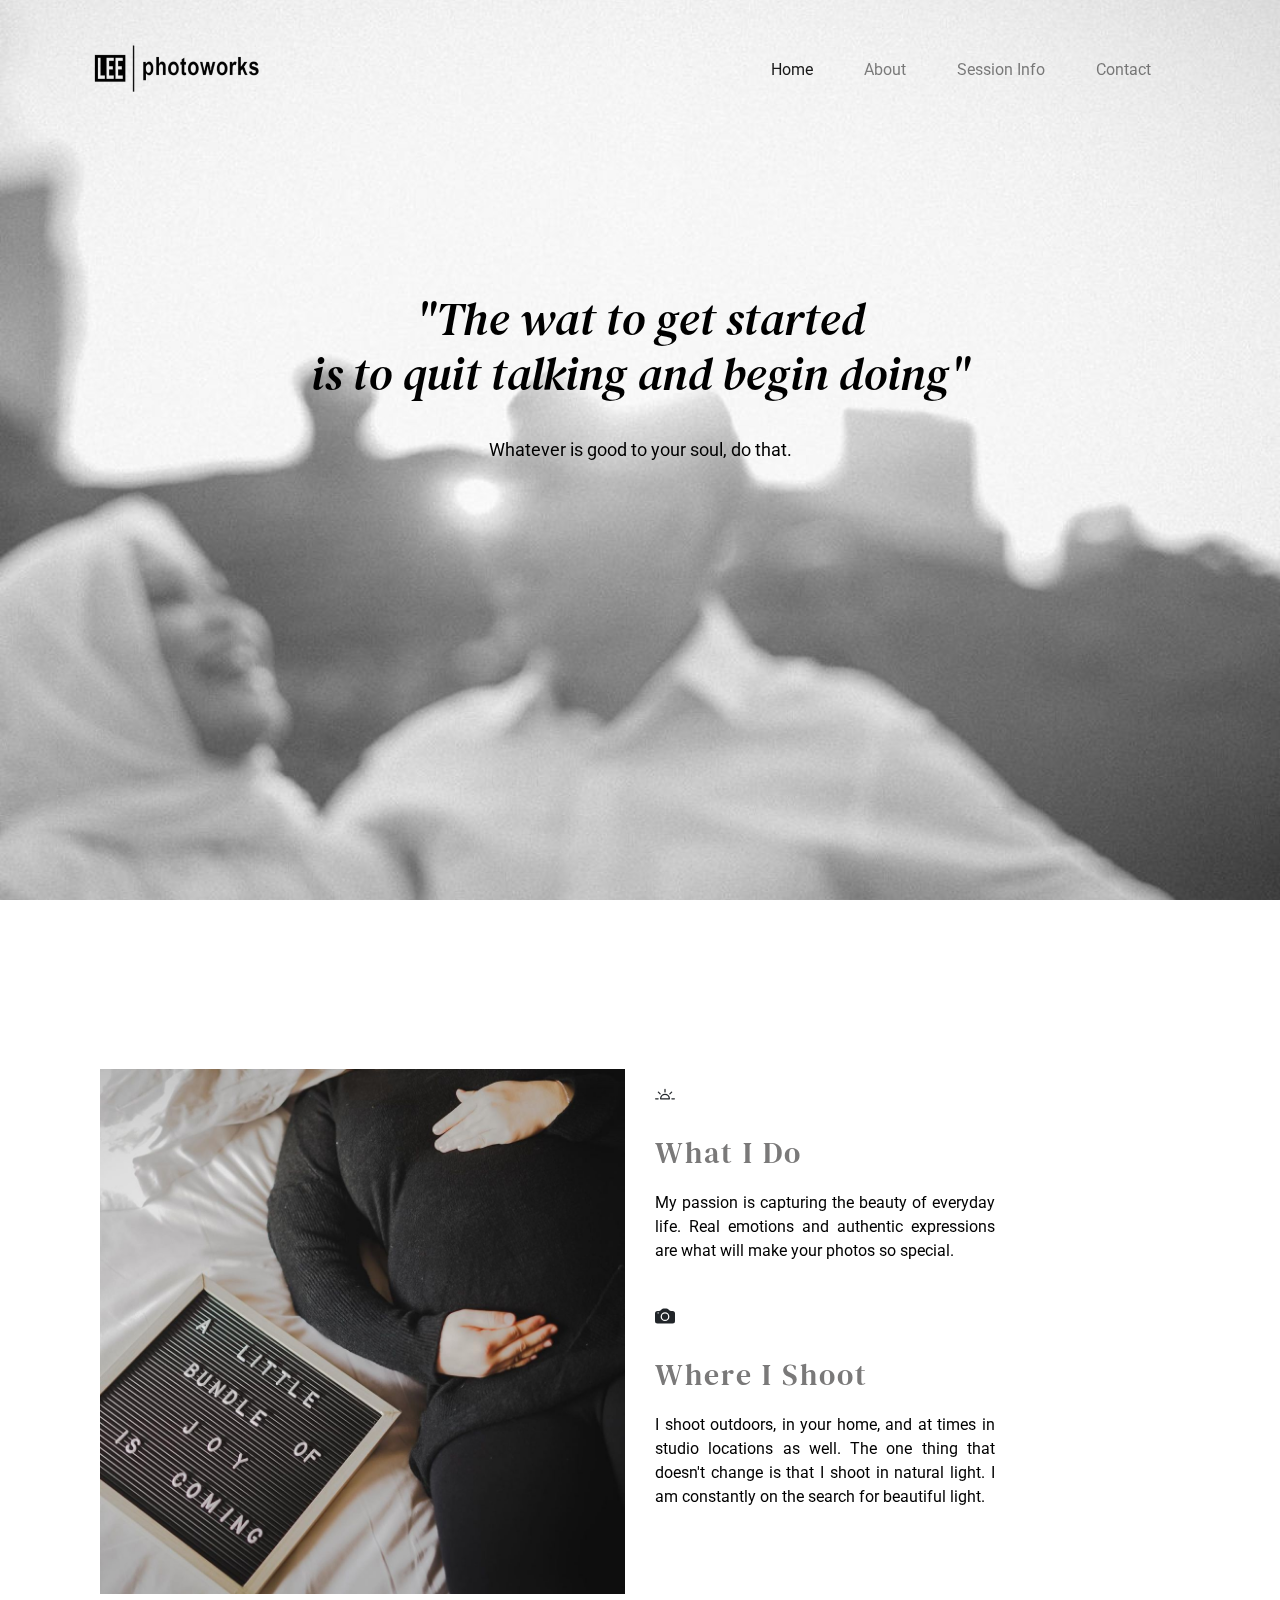
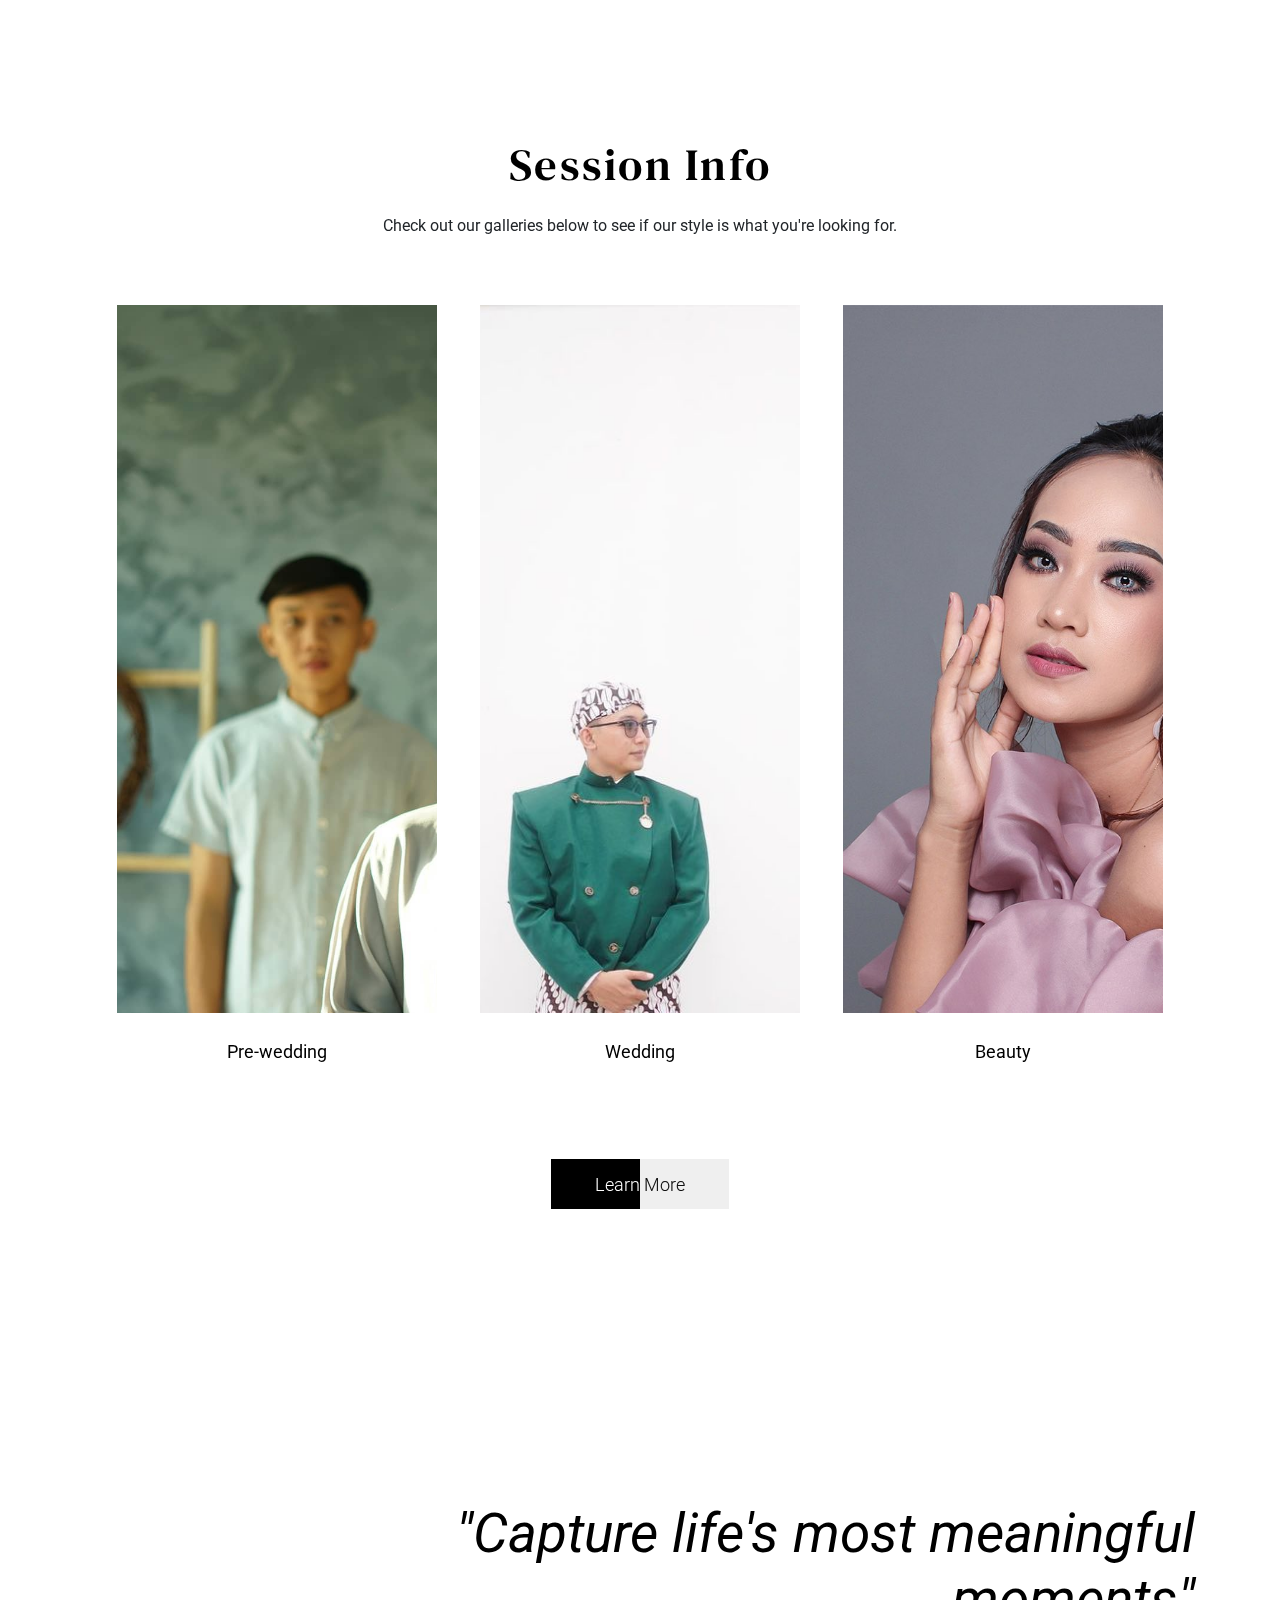
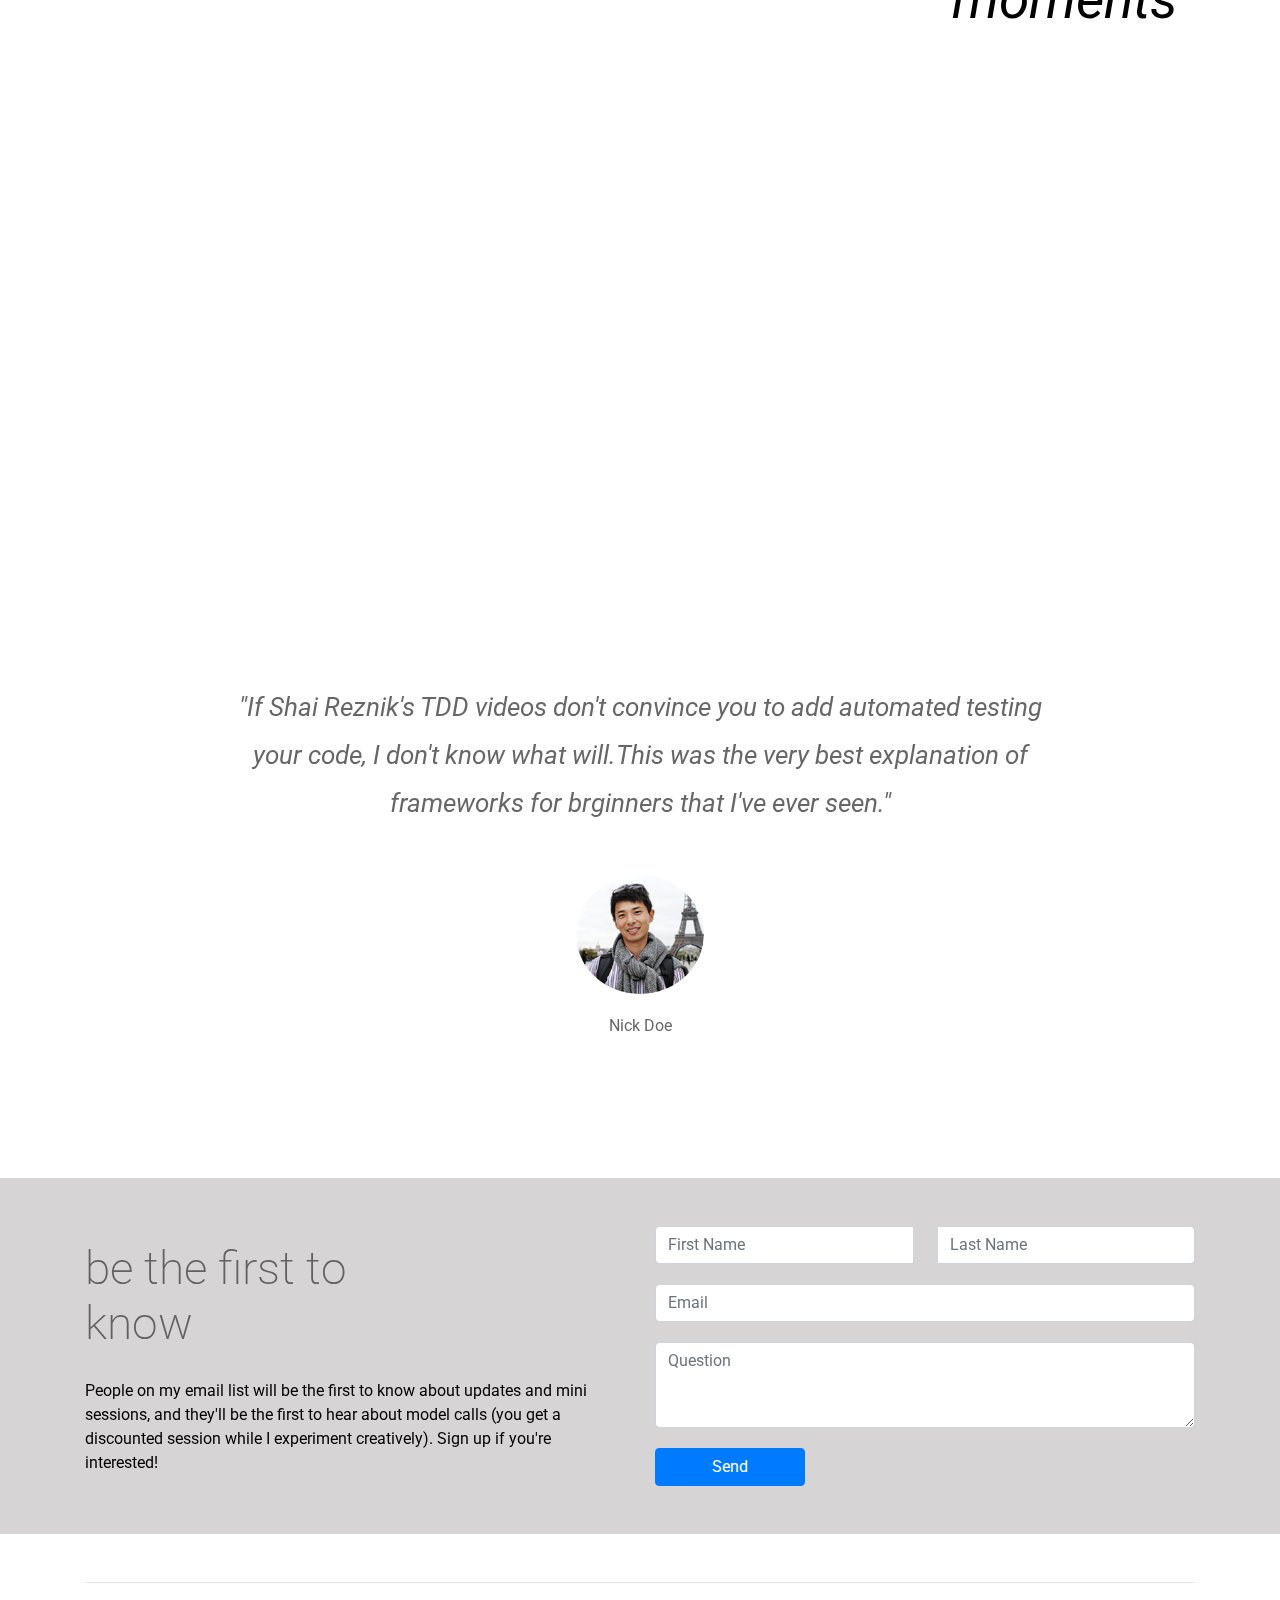
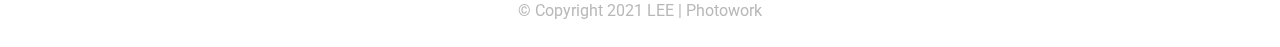
<file: index.html>
<!DOCTYPE html>
<html lang="en">

<head>
    <meta charset="UTF-8" />
    <meta http-equiv="X-UA-Compatible" content="IE=edge" />
    <meta name="viewport" content="width=device-width, initial-scale=1.0" />
    <title>Lee Photowork</title>
    <link rel="stylesheet" href="libraries/bootstrap/css/bootstrap.min.css" />
    <link
        href="https://fonts.googleapis.com/css2?family=DM+Serif+Text&family=Roboto:wght@100;300;400;500;700;900&display=swap"
        rel="stylesheet" />
    <link rel="stylesheet" href="styles/main.css" />
</head>

<body>
    <header id="header" class="d-none d-sm-block">
        <!-- Navbar -->
        <nav class="navbar container navbar-expand-lg navbar-light">
            <a class="navbar-brand" href="#1">
                <img src="images/S__13467801-removebg-preview 1.png" alt="logo" />
            </a>
            <button class="navbar-toggler" type="button" data-toggle="collapse" data-target="#navbarNav"
                aria-controls="navbarNav " aria-expanded="true" aria-label="Toggle navigation">
                <span class="navbar-toggler-icon"></span>
            </button>
            <div class="collapse navbar-collapse" id="navbarNav">
                <ul class="navbar-nav ml-auto">
                    <li class="nav-item">
                        <a class="nav-link active" href="index.html">Home <span class="sr-only">(current)</span></a>
                    </li>
                    <li class="nav-item">
                        <a class="nav-link" href="about.html">About</a>
                    </li>
                    <li class="nav-item">
                        <a class="nav-link" href="session.html">Session Info</a>
                    </li>
                    <li class="nav-item">
                        <a class="nav-link" href="kontak.html">Contact</a>
                    </li>
                </ul>
            </div>
        </nav>
        <div class="container text-center kata" id="1">
            <h1>
                "The wat to get started <br />
                is to quit talking and begin doing"
            </h1>
            <p>Whatever is good to your soul, do that.</p>
        </div>
        <!-- Navbar -->
    </header>

    <!-- Mobile -->
    <header class="d-none d-block d-sm-none">
        <!-- Navbar -->
        <nav class="navbar container navbar-expand-lg navbar-light">
            <a class="navbar-brand" href="#1">
                <img src="images/S__13467801-removebg-preview 1.png" alt="logo" />
            </a>
            <button class="navbar-toggler" type="button" data-toggle="collapse" data-target="#navbarNav"
                aria-controls="navbarNav " aria-expanded="true" aria-label="Toggle navigation">
                <span class="navbar-toggler-icon"></span>
            </button>
            <div class="collapse navbar-collapse" id="navbarNav">
                <ul class="navbar-nav ml-auto">
                    <li class="nav-item">
                        <a class="nav-link active" href="index.html">Home <span class="sr-only">(current)</span></a>
                    </li>
                    <li class="nav-item">
                        <a class="nav-link" href="about.html">About</a>
                    </li>
                    <li class="nav-item">
                        <a class="nav-link" href="session.html">Session Info</a>
                    </li>
                    <li class="nav-item">
                        <a class="nav-link" href="kontak.html">Contact</a>
                    </li>
                </ul>
            </div>
        </nav>
        <div class="container text-center kata" id="1">
            <h1>
                "The wat to get started <br />
                is to quit talking and begin doing"
            </h1>
            <p>Whatever is good to your soul, do that.</p>
        </div>
        <!-- Navbar -->
    </header>
    <!-- Mobile -->



    <section class="container">
        <div>
            <div class="container text-center mt-5 mb-3">
                <div class="row">
                    <div class="col-sm-6 col-md-6 col-lg-6">
                        <img src="images/130732770_403609170785861_354084173832102926_n.jpg" alt="" class="img-fluid"
                            height="250" />
                    </div>
                    <div class="keahlian col-sm-6 col-md-6 col-lg-4 text-left">
                        <svg xmlns="http://www.w3.org/2000/svg" width="20" height="20" fill="currentColor"
                            class="bi bi-brightness-alt-high mt-3" viewBox="0 0 16 16">
                            <path
                                d="M8 3a.5.5 0 0 1 .5.5v2a.5.5 0 0 1-1 0v-2A.5.5 0 0 1 8 3zm8 8a.5.5 0 0 1-.5.5h-2a.5.5 0 0 1 0-1h2a.5.5 0 0 1 .5.5zm-13.5.5a.5.5 0 0 0 0-1h-2a.5.5 0 0 0 0 1h2zm11.157-6.157a.5.5 0 0 1 0 .707l-1.414 1.414a.5.5 0 1 1-.707-.707l1.414-1.414a.5.5 0 0 1 .707 0zm-9.9 2.121a.5.5 0 0 0 .707-.707L3.05 5.343a.5.5 0 1 0-.707.707l1.414 1.414zM8 7a4 4 0 0 0-4 4 .5.5 0 0 0 .5.5h7a.5.5 0 0 0 .5-.5 4 4 0 0 0-4-4zm0 1a3 3 0 0 1 2.959 2.5H5.04A3 3 0 0 1 8 8z" />
                        </svg>
                        <h2>What I Do </h2>
                        <p>
                            My passion is capturing the beauty of everyday life. Real
                            emotions and authentic expressions are what will make your
                            photos so special.
                        </p>
                        <br />
                        <svg xmlns="http://www.w3.org/2000/svg" width="20" height="20" fill="currentColor"
                            class="bi bi-camera-fill" viewBox="0 0 16 16">
                            <path d="M10.5 8.5a2.5 2.5 0 1 1-5 0 2.5 2.5 0 0 1 5 0z" />
                            <path
                                d="M2 4a2 2 0 0 0-2 2v6a2 2 0 0 0 2 2h12a2 2 0 0 0 2-2V6a2 2 0 0 0-2-2h-1.172a2 2 0 0 1-1.414-.586l-.828-.828A2 2 0 0 0 9.172 2H6.828a2 2 0 0 0-1.414.586l-.828.828A2 2 0 0 1 3.172 4H2zm.5 2a.5.5 0 1 1 0-1 .5.5 0 0 1 0 1zm9 2.5a3.5 3.5 0 1 1-7 0 3.5 3.5 0 0 1 7 0z" />
                        </svg>
                        <h2>Where I Shoot </h2>
                        <p>
                            I shoot outdoors, in your home, and at times in studio locations
                            as well. The one thing that doesn't change is that I shoot in
                            natural light. I am constantly on the search for beautiful
                            light.
                        </p>
                    </div>
                </div>
            </div>
        </div>
    </section>

    <section class="info text-center d-none d-sm-block">
        <h1>Session Info</h1>
        <p>Check out our galleries below
            to see if our style is what you're looking for.</p>
        <div class="container info-img">
            <div class="box d-none d-sm-block">
                <img src="images/106903466_149016713438533_8486981658731876062_n.jpg" alt="" />
                <span>Pre-wedding</span>
            </div>
            <div class="box d-none d-sm-block">
                <img src="images/130701682_3337763776332097_5475473865507849839_n.jpg" alt="" />
                <span>Wedding</span>
            </div>
            <div class="box d-none d-sm-block">
                <img src="images/102363074_119304179799732_5254408745595373563_n.jpg" alt="" />
                <span>Beauty</span>
            </div>
        </div>
        <div class="container">
            <a href="session.html">
                <button class="btn1">
                    <span class="btn-text">Learn More</span>
                </button>
            </a>
        </div>

        <!-- /.container -->
    </section>

    <!-- Mobile  -->
    <div class="container text-center d-none d-block d-sm-none info-mobile">
        <h1>Session Info</h1>
        <div class="text-center mb-3 info-mobile-img mb-5">
            <img src="images/106903466_149016713438533_8486981658731876062_n.jpg" alt="" class="img-fluid" />
            <p>Pre-wedding</p>
        </div>

        <div class="text-center mb-3 info-mobile-img mb-5">
            <img src="images/130701682_3337763776332097_5475473865507849839_n.jpg" alt="" class="img-fluid" />
            <p>Wedding</p>
        </div>

        <div class="text-center mb-3 info-mobile-img mb-5">
            <img src="images/102363074_119304179799732_5254408745595373563_n.jpg" alt="" class="img-fluid" />
            <p>Beauty</p>
        </div>
        <a href="session.html">
            <button type="button" class="btn-mobile btn-dark btn-sm text-center">Learn More</button>
        </a>

    </div>


    <section class="moment text-right  d-none d-sm-block">
        <div class="container">
            <h1>"Capture life's most meaningful <br> moments"</h1>
        </div>
    </section>

    <div class="container mt-5 mb-5">
        <div id="demo" class="carousel slide" data-ride="carousel">
            <div class="carousel-inner">
                <div class="carousel-item active">
                    <div class="carousel-caption ">
                        <p>"If Shai Reznik's TDD videos don't convince you to add automated testing your code, I don't
                            know what will.This was the very best explanation of frameworks for brginners that I've ever
                            seen." </p> <img src="images/Ellipse 9.png" alt="">
                        <div id="image-caption">Nick Doe</div>
                    </div>
                </div>
                <div class="carousel-item">
                    <div class="carousel-caption ">
                        <p>"If Shai Reznik's TDD videos don't convince you to add automated testing your code, I don't
                            know what will.This was the very best explanation of frameworks for brginners that I've ever
                            seen."</p> <img src="/images/130299488_294633208635997_1438005406249677827_n.jpg"
                            class="img-fluid" alt="">
                        <div id="image-caption">Cromption Greves</div>
                    </div>
                </div>
                <div class="carousel-item">
                    <div class="carousel-caption ">
                        <p>"If Shai Reznik's TDD videos don't convince you to add automated testing your code, I don't
                            know what will.This was the very best explanation of frameworks for brginners that I've ever
                            seen."</p> <img src="images/130478597_453324935850582_1300671260875950898_n.jpg"
                            class="img-fluid" alt="">
                        <div id="image-caption">Harry Mon</div>
                    </div>
                </div>
            </div> <a class="carousel-control-prev" href="#demo" data-slide="prev"> </a>
        </div>
    </div>

    <section>
        <div class="container-fluid send">
            <div class="container">
                <div class="row">
                    <div class="col-sm-6 col-md-6 col-lg-6 pt-5">
                        <h1>
                            be the first to <br> know
                        </h1>
                        <p>
                            People on my email list will be the first to know about updates and mini sessions, and
                            they'll be the first to hear about model calls (you get a discounted session while I
                            experiment creatively). Sign up if you're interested!
                        </p>
                    </div>
                    <div class="col-sm-6 col-md-6 col-lg-6">
                        <form>
                            <div class="input-group mt-5 mb-3 pb-1">
                                <input type="text" aria-label="First name" class="form-control mr-4"
                                    placeholder="First Name">
                                <input type="text" aria-label="Last name" class="form-control" placeholder="Last Name">
                            </div>
                            <div class="mb-3 pb-1">
                                <input type="email" class="form-control" id="exampleFormControlInput1"
                                    placeholder="Email">
                            </div>
                            <div class="mb-3 pb-1 ">
                                <textarea class="form-control" id="exampleFormControlTextarea1" rows="3"
                                    placeholder="Question"></textarea>
                            </div>
                            <button type="submit" class="btn btn-primary mb-5" style="width: 150px;">Send</button>
                        </form>
                    </div>
                </div>
            </div>
        </div>
    </section>

    <footer>
        <div class="container mt-5 mb-4">
            <hr>
            <div class="conatainer text-center" style="color: rgb(184, 184, 184);">
                © Copyright 2021 LEE | Photowork
            </div>
        </div>
    </footer>














    <!-- Script -->
    <script src="libraries/jquery/jquery-3.5.1.min.js"></script>
    <script src="libraries/bootstrap/js/bootstrap.js"></script>
    <!-- Script -->
</body>

</html>
</file>
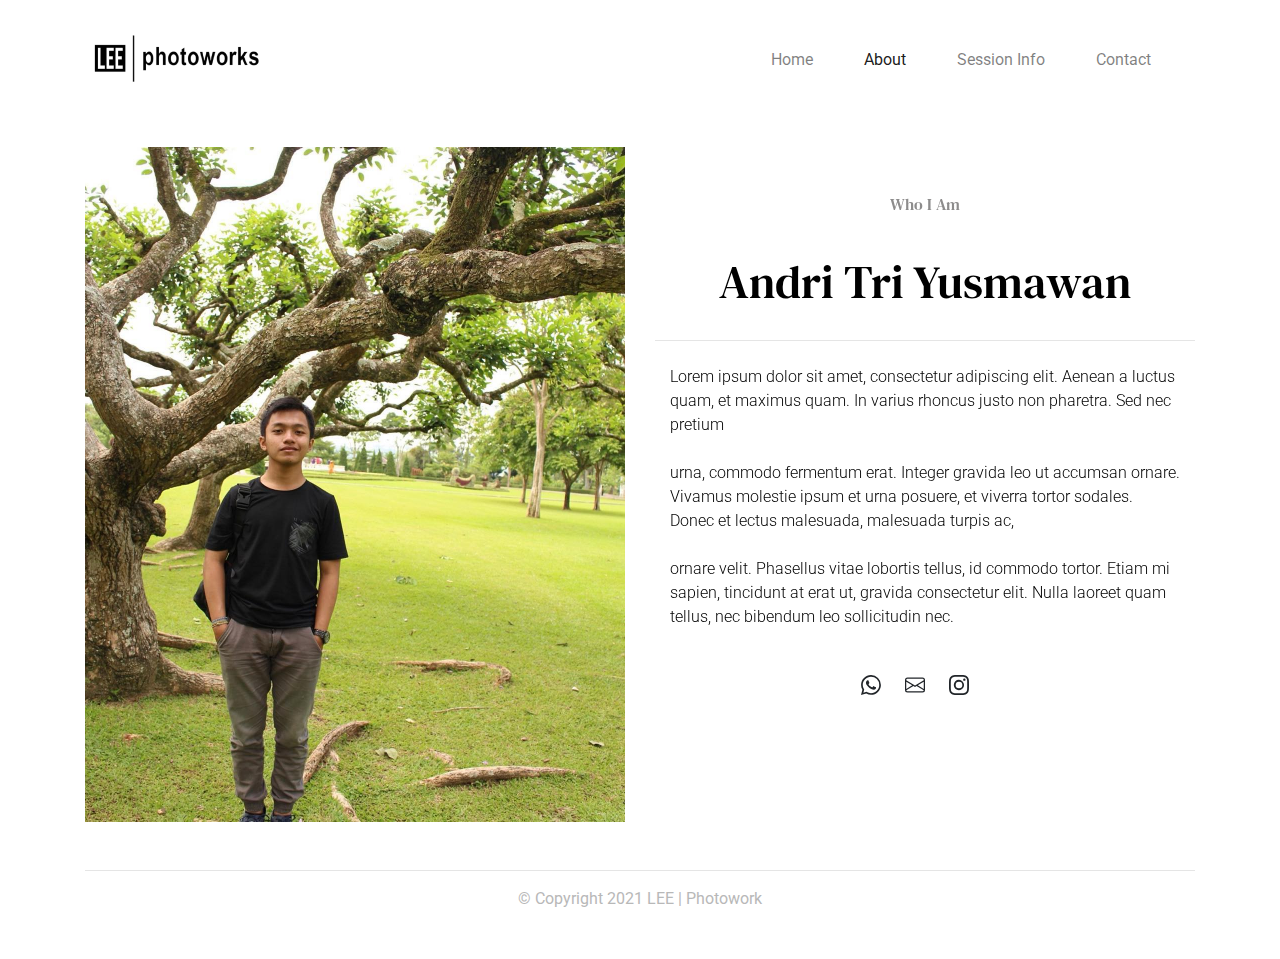
<file: about.html>
<!DOCTYPE html>
<html lang="en">

<head>
    <meta charset="UTF-8" />
    <meta http-equiv="X-UA-Compatible" content="IE=edge" />
    <meta name="viewport" content="width=device-width, initial-scale=1.0" />
    <title>About - Lee Photowork</title>
    <link rel="stylesheet" href="libraries/bootstrap/css/bootstrap.min.css" />
    <link href="https://unpkg.com/aos@2.3.1/dist/aos.css" rel="stylesheet">
    <link
        href="https://fonts.googleapis.com/css2?family=DM+Serif+Text&family=Roboto:wght@100;300;400;500;700;900&display=swap"
        rel="stylesheet" />
    <link rel="stylesheet" href="styles/main.css" />
</head>

<body>
    <nav class="navbar container navbar-expand-lg navbar-light">
        <a class="navbar-brand" href="#">
            <img src="images/S__13467801-removebg-preview 1.png" alt="logo" />
        </a>
        <button class="navbar-toggler" type="button" data-toggle="collapse" data-target="#navbarNav"
            aria-controls="navbarNav " aria-expanded="true" aria-label="Toggle navigation">
            <span class="navbar-toggler-icon"></span>
        </button>
        <div class="collapse navbar-collapse" id="navbarNav">
            <ul class="navbar-nav ml-auto">
                <li class="nav-item">
                    <a class="nav-link" href="index.html">Home <span class="sr-only">(current)</span></a>
                </li>
                <li class="nav-item">
                    <a class="nav-link active" href="about.html">About</a>
                </li>
                <li class="nav-item">
                    <a class="nav-link" href="session.html">Session Info</a>
                </li>
                <li class="nav-item">
                    <a class="nav-link" href="kontak.html">Contact</a>
                </li>
            </ul>
        </div>
    </nav>

    <section>
        <div class="container bio-about mt-5 mb-3">
            <div class="row">
                <div class="col-sm-6 col-md-6 col-lg-6" data-aos="fade-right">
                    <img src="images/12479257_1116101508430222_1054057662_n.jpg" alt="" class="img-fluid">
                </div>
                <div class=" bio-text-center text-center col-sm-6 col-md-6 col-lg-6 mt-5" data-aos="fade-right">
                    <h5>
                        Who I Am
                    </h5>
                    <h1>Andri Tri Yusmawan</h1>
                    <hr>
                    <div class="container data-about text-left mt-4">
                        <p>
                            Lorem ipsum dolor sit amet, consectetur adipiscing
                            elit. Aenean a luctus quam, et maximus quam.
                            In varius rhoncus justo non pharetra. Sed nec pretium
                            <br>
                            <br>
                            urna, commodo fermentum erat. Integer gravida leo
                            ut accumsan ornare. Vivamus molestie ipsum et
                            urna posuere, et viverra tortor sodales.
                            Donec et lectus malesuada, malesuada turpis ac,
                            <br>
                            <br>
                            ornare velit. Phasellus vitae lobortis tellus, id commodo
                            tortor. Etiam mi sapien, tincidunt at erat ut, gravida
                            consectetur elit. Nulla laoreet quam tellus, nec bibendum
                            leo sollicitudin nec.
                            <br>
                        </p>
                    </div>
                    <div class="container data-icon d-inline">
                        <svg xmlns="http://www.w3.org/2000/svg" width="20" height="20" fill="currentColor"
                            class="bi bi-whatsapp" viewBox="0 0 16 16">
                            <path
                                d="M13.601 2.326A7.854 7.854 0 0 0 7.994 0C3.627 0 .068 3.558.064 7.926c0 1.399.366 2.76 1.057 3.965L0 16l4.204-1.102a7.933 7.933 0 0 0 3.79.965h.004c4.368 0 7.926-3.558 7.93-7.93A7.898 7.898 0 0 0 13.6 2.326zM7.994 14.521a6.573 6.573 0 0 1-3.356-.92l-.24-.144-2.494.654.666-2.433-.156-.251a6.56 6.56 0 0 1-1.007-3.505c0-3.626 2.957-6.584 6.591-6.584a6.56 6.56 0 0 1 4.66 1.931 6.557 6.557 0 0 1 1.928 4.66c-.004 3.639-2.961 6.592-6.592 6.592zm3.615-4.934c-.197-.099-1.17-.578-1.353-.646-.182-.065-.315-.099-.445.099-.133.197-.513.646-.627.775-.114.133-.232.148-.43.05-.197-.1-.836-.308-1.592-.985-.59-.525-.985-1.175-1.103-1.372-.114-.198-.011-.304.088-.403.087-.088.197-.232.296-.346.1-.114.133-.198.198-.33.065-.134.034-.248-.015-.347-.05-.099-.445-1.076-.612-1.47-.16-.389-.323-.335-.445-.34-.114-.007-.247-.007-.38-.007a.729.729 0 0 0-.529.247c-.182.198-.691.677-.691 1.654 0 .977.71 1.916.81 2.049.098.133 1.394 2.132 3.383 2.992.47.205.84.326 1.129.418.475.152.904.129 1.246.08.38-.058 1.171-.48 1.338-.943.164-.464.164-.86.114-.943-.049-.084-.182-.133-.38-.232z" />
                        </svg>
                        <svg xmlns="http://www.w3.org/2000/svg" width="20" height="20" fill="currentColor"
                            class="bi bi-envelope" viewBox="0 0 16 16">
                            <path
                                d="M0 4a2 2 0 0 1 2-2h12a2 2 0 0 1 2 2v8a2 2 0 0 1-2 2H2a2 2 0 0 1-2-2V4zm2-1a1 1 0 0 0-1 1v.217l7 4.2 7-4.2V4a1 1 0 0 0-1-1H2zm13 2.383l-4.758 2.855L15 11.114v-5.73zm-.034 6.878L9.271 8.82 8 9.583 6.728 8.82l-5.694 3.44A1 1 0 0 0 2 13h12a1 1 0 0 0 .966-.739zM1 11.114l4.758-2.876L1 5.383v5.73z" />
                        </svg>
                        <svg xmlns="http://www.w3.org/2000/svg" width="20" height="20" fill="currentColor"
                            class="bi bi-instagram" viewBox="0 0 16 16">
                            <path
                                d="M8 0C5.829 0 5.556.01 4.703.048 3.85.088 3.269.222 2.76.42a3.917 3.917 0 0 0-1.417.923A3.927 3.927 0 0 0 .42 2.76C.222 3.268.087 3.85.048 4.7.01 5.555 0 5.827 0 8.001c0 2.172.01 2.444.048 3.297.04.852.174 1.433.372 1.942.205.526.478.972.923 1.417.444.445.89.719 1.416.923.51.198 1.09.333 1.942.372C5.555 15.99 5.827 16 8 16s2.444-.01 3.298-.048c.851-.04 1.434-.174 1.943-.372a3.916 3.916 0 0 0 1.416-.923c.445-.445.718-.891.923-1.417.197-.509.332-1.09.372-1.942C15.99 10.445 16 10.173 16 8s-.01-2.445-.048-3.299c-.04-.851-.175-1.433-.372-1.941a3.926 3.926 0 0 0-.923-1.417A3.911 3.911 0 0 0 13.24.42c-.51-.198-1.092-.333-1.943-.372C10.443.01 10.172 0 7.998 0h.003zm-.717 1.442h.718c2.136 0 2.389.007 3.232.046.78.035 1.204.166 1.486.275.373.145.64.319.92.599.28.28.453.546.598.92.11.281.24.705.275 1.485.039.843.047 1.096.047 3.231s-.008 2.389-.047 3.232c-.035.78-.166 1.203-.275 1.485a2.47 2.47 0 0 1-.599.919c-.28.28-.546.453-.92.598-.28.11-.704.24-1.485.276-.843.038-1.096.047-3.232.047s-2.39-.009-3.233-.047c-.78-.036-1.203-.166-1.485-.276a2.478 2.478 0 0 1-.92-.598 2.48 2.48 0 0 1-.6-.92c-.109-.281-.24-.705-.275-1.485-.038-.843-.046-1.096-.046-3.233 0-2.136.008-2.388.046-3.231.036-.78.166-1.204.276-1.486.145-.373.319-.64.599-.92.28-.28.546-.453.92-.598.282-.11.705-.24 1.485-.276.738-.034 1.024-.044 2.515-.045v.002zm4.988 1.328a.96.96 0 1 0 0 1.92.96.96 0 0 0 0-1.92zm-4.27 1.122a4.109 4.109 0 1 0 0 8.217 4.109 4.109 0 0 0 0-8.217zm0 1.441a2.667 2.667 0 1 1 0 5.334 2.667 2.667 0 0 1 0-5.334z" />
                        </svg>
                    </div>
                </div>
            </div>
    </section>

    <footer>
        <div class="container mt-5 mb-5">
            <hr>
            <div class="conatainer text-center" style="color: rgb(184, 184, 184);">
                © Copyright 2021 LEE | Photowork
            </div>
        </div>
    </footer>




    <!-- Script -->
    <script src="libraries/jquery/jquery-3.5.1.min.js"></script>
    <script src="libraries/bootstrap/js/bootstrap.js"></script>
    <script src="https://unpkg.com/aos@2.3.1/dist/aos.js"></script>
    <script>
        AOS.init();
    </script>
    <!-- Script -->
</body>

</html>
</file>
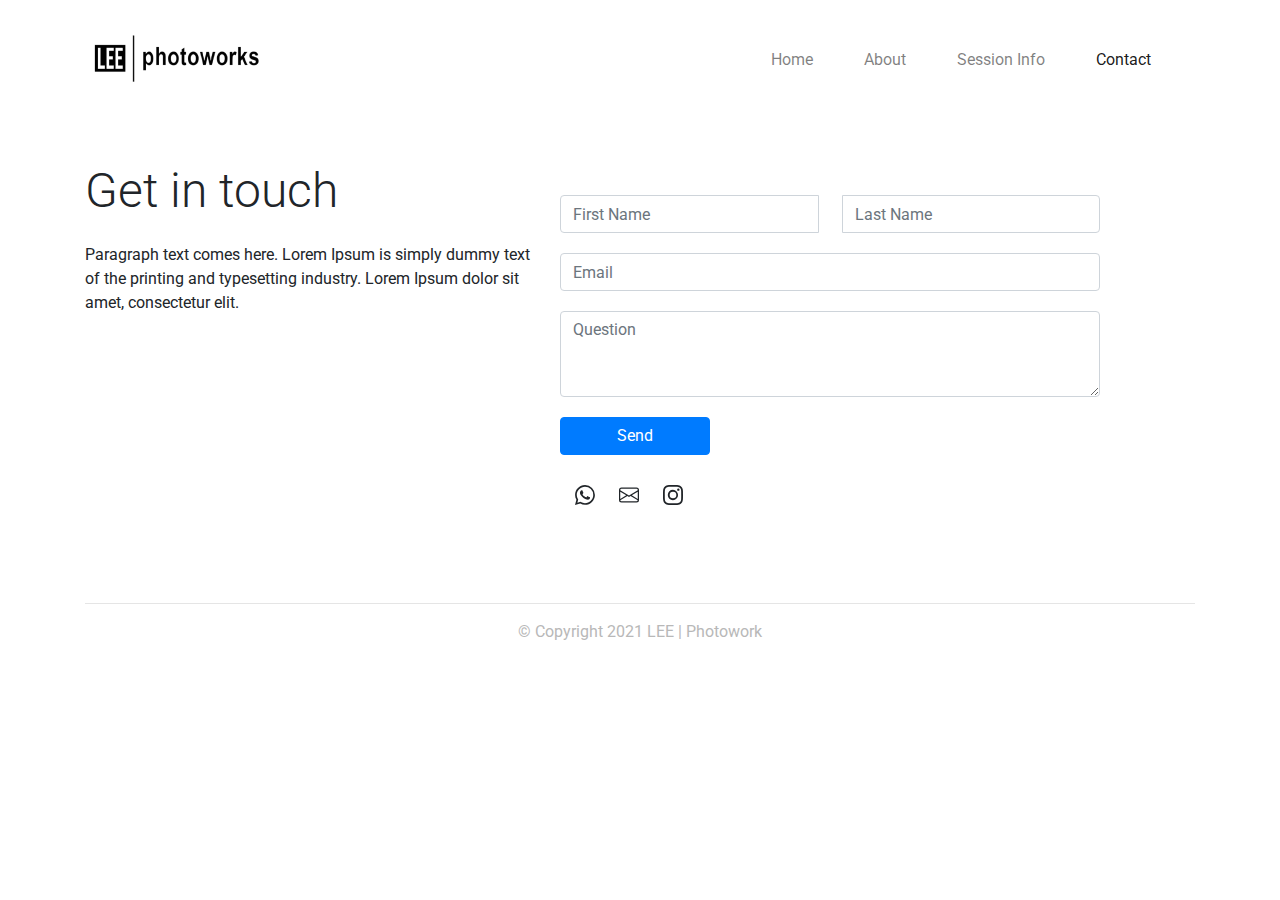
<file: kontak.html>
<!DOCTYPE html>
<html lang="en">

<head>
    <meta charset="UTF-8" />
    <meta http-equiv="X-UA-Compatible" content="IE=edge" />
    <meta name="viewport" content="width=device-width, initial-scale=1.0" />
    <title>About-Portofolio</title>
    <link rel="stylesheet" href="libraries/bootstrap/css/bootstrap.min.css" />
    <link
        href="https://fonts.googleapis.com/css2?family=DM+Serif+Text&family=Roboto:wght@100;300;400;500;700;900&display=swap"
        rel="stylesheet" />
    <link rel="stylesheet" href="styles/main.css" />
</head>

<body>
    <nav class="navbar container navbar-expand-lg navbar-light">
        <a class="navbar-brand" href="index.html">
            <img src="images/S__13467801-removebg-preview 1.png" alt="logo" />
        </a>
        <button class="navbar-toggler" type="button" data-toggle="collapse" data-target="#navbarNav"
            aria-controls="navbarNav " aria-expanded="true" aria-label="Toggle navigation">
            <span class="navbar-toggler-icon"></span>
        </button>
        <div class="collapse navbar-collapse" id="navbarNav">
            <ul class="navbar-nav ml-auto">
                <li class="nav-item">
                    <a class="nav-link" href="index.html">Home <span class="sr-only">(current)</span></a>
                </li>
                <li class="nav-item">
                    <a class="nav-link" href="about.html">About</a>
                </li>
                <li class="nav-item">
                    <a class="nav-link" href="session.html">Session Info</a>
                </li>
                <li class="nav-item">
                    <a class="nav-link active" href="kontak.html">Contact</a>
                </li>
            </ul>
        </div>
    </nav>



    <div class="container mt-5">
        <div class="row">
            <div class="col-sm-6 col-md-6 col-lg-5">
                <h1>
                    Get in touch
                </h1>
                <p>
                    Paragraph text comes here. Lorem Ipsum is simply dummy text of the printing and typesetting
                    industry. Lorem Ipsum dolor
                    sit amet, consectetur elit.
                </p>
            </div>
            <div class="col-sm-6 col-md-6 col-lg-6">
                <form>
                    <div class="input-group mt-5 mb-3 pb-1">
                        <input type="text" aria-label="First name" class="form-control mr-4" placeholder="First Name">
                        <input type="text" aria-label="Last name" class="form-control" placeholder="Last Name">
                    </div>
                    <div class="mb-3 pb-1">
                        <input type="email" class="form-control" id="exampleFormControlInput1" placeholder="Email">
                    </div>
                    <div class="mb-3 pb-1 ">
                        <textarea class="form-control" id="exampleFormControlTextarea1" rows="3"
                            placeholder="Question"></textarea>
                    </div>
                    <button type="submit" class="btn btn-primary" style="width: 150px;">Send</button>
                </form>
                <div class="container data-icon d-inline">
                    <svg xmlns="http://www.w3.org/2000/svg" width="20" height="20" fill="currentColor"
                        class="bi bi-whatsapp" viewBox="0 0 16 16">
                        <path
                            d="M13.601 2.326A7.854 7.854 0 0 0 7.994 0C3.627 0 .068 3.558.064 7.926c0 1.399.366 2.76 1.057 3.965L0 16l4.204-1.102a7.933 7.933 0 0 0 3.79.965h.004c4.368 0 7.926-3.558 7.93-7.93A7.898 7.898 0 0 0 13.6 2.326zM7.994 14.521a6.573 6.573 0 0 1-3.356-.92l-.24-.144-2.494.654.666-2.433-.156-.251a6.56 6.56 0 0 1-1.007-3.505c0-3.626 2.957-6.584 6.591-6.584a6.56 6.56 0 0 1 4.66 1.931 6.557 6.557 0 0 1 1.928 4.66c-.004 3.639-2.961 6.592-6.592 6.592zm3.615-4.934c-.197-.099-1.17-.578-1.353-.646-.182-.065-.315-.099-.445.099-.133.197-.513.646-.627.775-.114.133-.232.148-.43.05-.197-.1-.836-.308-1.592-.985-.59-.525-.985-1.175-1.103-1.372-.114-.198-.011-.304.088-.403.087-.088.197-.232.296-.346.1-.114.133-.198.198-.33.065-.134.034-.248-.015-.347-.05-.099-.445-1.076-.612-1.47-.16-.389-.323-.335-.445-.34-.114-.007-.247-.007-.38-.007a.729.729 0 0 0-.529.247c-.182.198-.691.677-.691 1.654 0 .977.71 1.916.81 2.049.098.133 1.394 2.132 3.383 2.992.47.205.84.326 1.129.418.475.152.904.129 1.246.08.38-.058 1.171-.48 1.338-.943.164-.464.164-.86.114-.943-.049-.084-.182-.133-.38-.232z" />
                    </svg>
                    <svg xmlns="http://www.w3.org/2000/svg" width="20" height="20" fill="currentColor"
                        class="bi bi-envelope" viewBox="0 0 16 16">
                        <path
                            d="M0 4a2 2 0 0 1 2-2h12a2 2 0 0 1 2 2v8a2 2 0 0 1-2 2H2a2 2 0 0 1-2-2V4zm2-1a1 1 0 0 0-1 1v.217l7 4.2 7-4.2V4a1 1 0 0 0-1-1H2zm13 2.383l-4.758 2.855L15 11.114v-5.73zm-.034 6.878L9.271 8.82 8 9.583 6.728 8.82l-5.694 3.44A1 1 0 0 0 2 13h12a1 1 0 0 0 .966-.739zM1 11.114l4.758-2.876L1 5.383v5.73z" />
                    </svg>
                    <svg xmlns="http://www.w3.org/2000/svg" width="20" height="20" fill="currentColor"
                        class="bi bi-instagram" viewBox="0 0 16 16">
                        <path
                            d="M8 0C5.829 0 5.556.01 4.703.048 3.85.088 3.269.222 2.76.42a3.917 3.917 0 0 0-1.417.923A3.927 3.927 0 0 0 .42 2.76C.222 3.268.087 3.85.048 4.7.01 5.555 0 5.827 0 8.001c0 2.172.01 2.444.048 3.297.04.852.174 1.433.372 1.942.205.526.478.972.923 1.417.444.445.89.719 1.416.923.51.198 1.09.333 1.942.372C5.555 15.99 5.827 16 8 16s2.444-.01 3.298-.048c.851-.04 1.434-.174 1.943-.372a3.916 3.916 0 0 0 1.416-.923c.445-.445.718-.891.923-1.417.197-.509.332-1.09.372-1.942C15.99 10.445 16 10.173 16 8s-.01-2.445-.048-3.299c-.04-.851-.175-1.433-.372-1.941a3.926 3.926 0 0 0-.923-1.417A3.911 3.911 0 0 0 13.24.42c-.51-.198-1.092-.333-1.943-.372C10.443.01 10.172 0 7.998 0h.003zm-.717 1.442h.718c2.136 0 2.389.007 3.232.046.78.035 1.204.166 1.486.275.373.145.64.319.92.599.28.28.453.546.598.92.11.281.24.705.275 1.485.039.843.047 1.096.047 3.231s-.008 2.389-.047 3.232c-.035.78-.166 1.203-.275 1.485a2.47 2.47 0 0 1-.599.919c-.28.28-.546.453-.92.598-.28.11-.704.24-1.485.276-.843.038-1.096.047-3.232.047s-2.39-.009-3.233-.047c-.78-.036-1.203-.166-1.485-.276a2.478 2.478 0 0 1-.92-.598 2.48 2.48 0 0 1-.6-.92c-.109-.281-.24-.705-.275-1.485-.038-.843-.046-1.096-.046-3.233 0-2.136.008-2.388.046-3.231.036-.78.166-1.204.276-1.486.145-.373.319-.64.599-.92.28-.28.546-.453.92-.598.282-.11.705-.24 1.485-.276.738-.034 1.024-.044 2.515-.045v.002zm4.988 1.328a.96.96 0 1 0 0 1.92.96.96 0 0 0 0-1.92zm-4.27 1.122a4.109 4.109 0 1 0 0 8.217 4.109 4.109 0 0 0 0-8.217zm0 1.441a2.667 2.667 0 1 1 0 5.334 2.667 2.667 0 0 1 0-5.334z" />
                    </svg>
                </div>
            </div>
        </div>
    </div>





    <footer>
        <div class="container mt-5 mb-5">
            <hr>
            <div class="conatainer text-center" style="color: rgb(184, 184, 184);">
                © Copyright 2021 LEE | Photowork
            </div>
        </div>
    </footer>




    <!-- Script -->
    <script src="libraries/jquery/jquery-3.5.1.min.js"></script>
    <script src="libraries/bootstrap/js/bootstrap.js"></script>
    <!-- Script -->
</body>

</html>
</file>
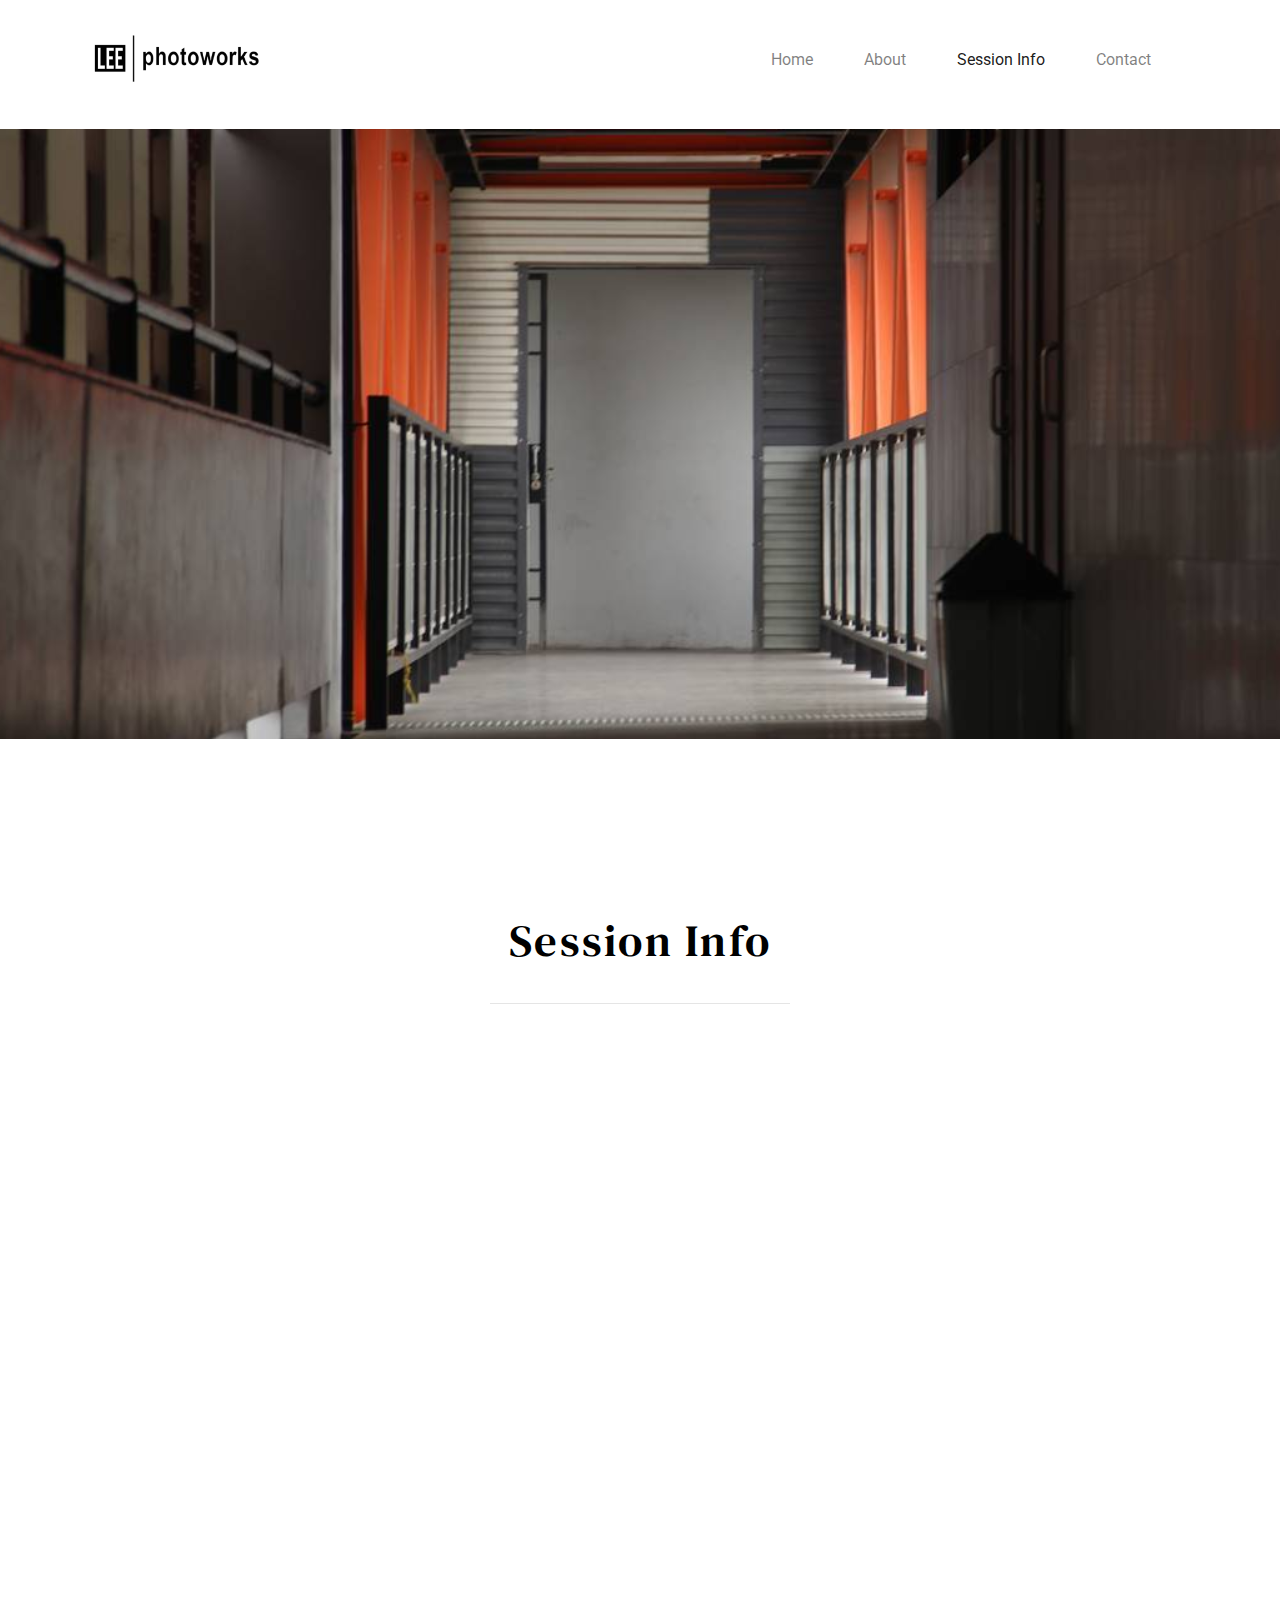
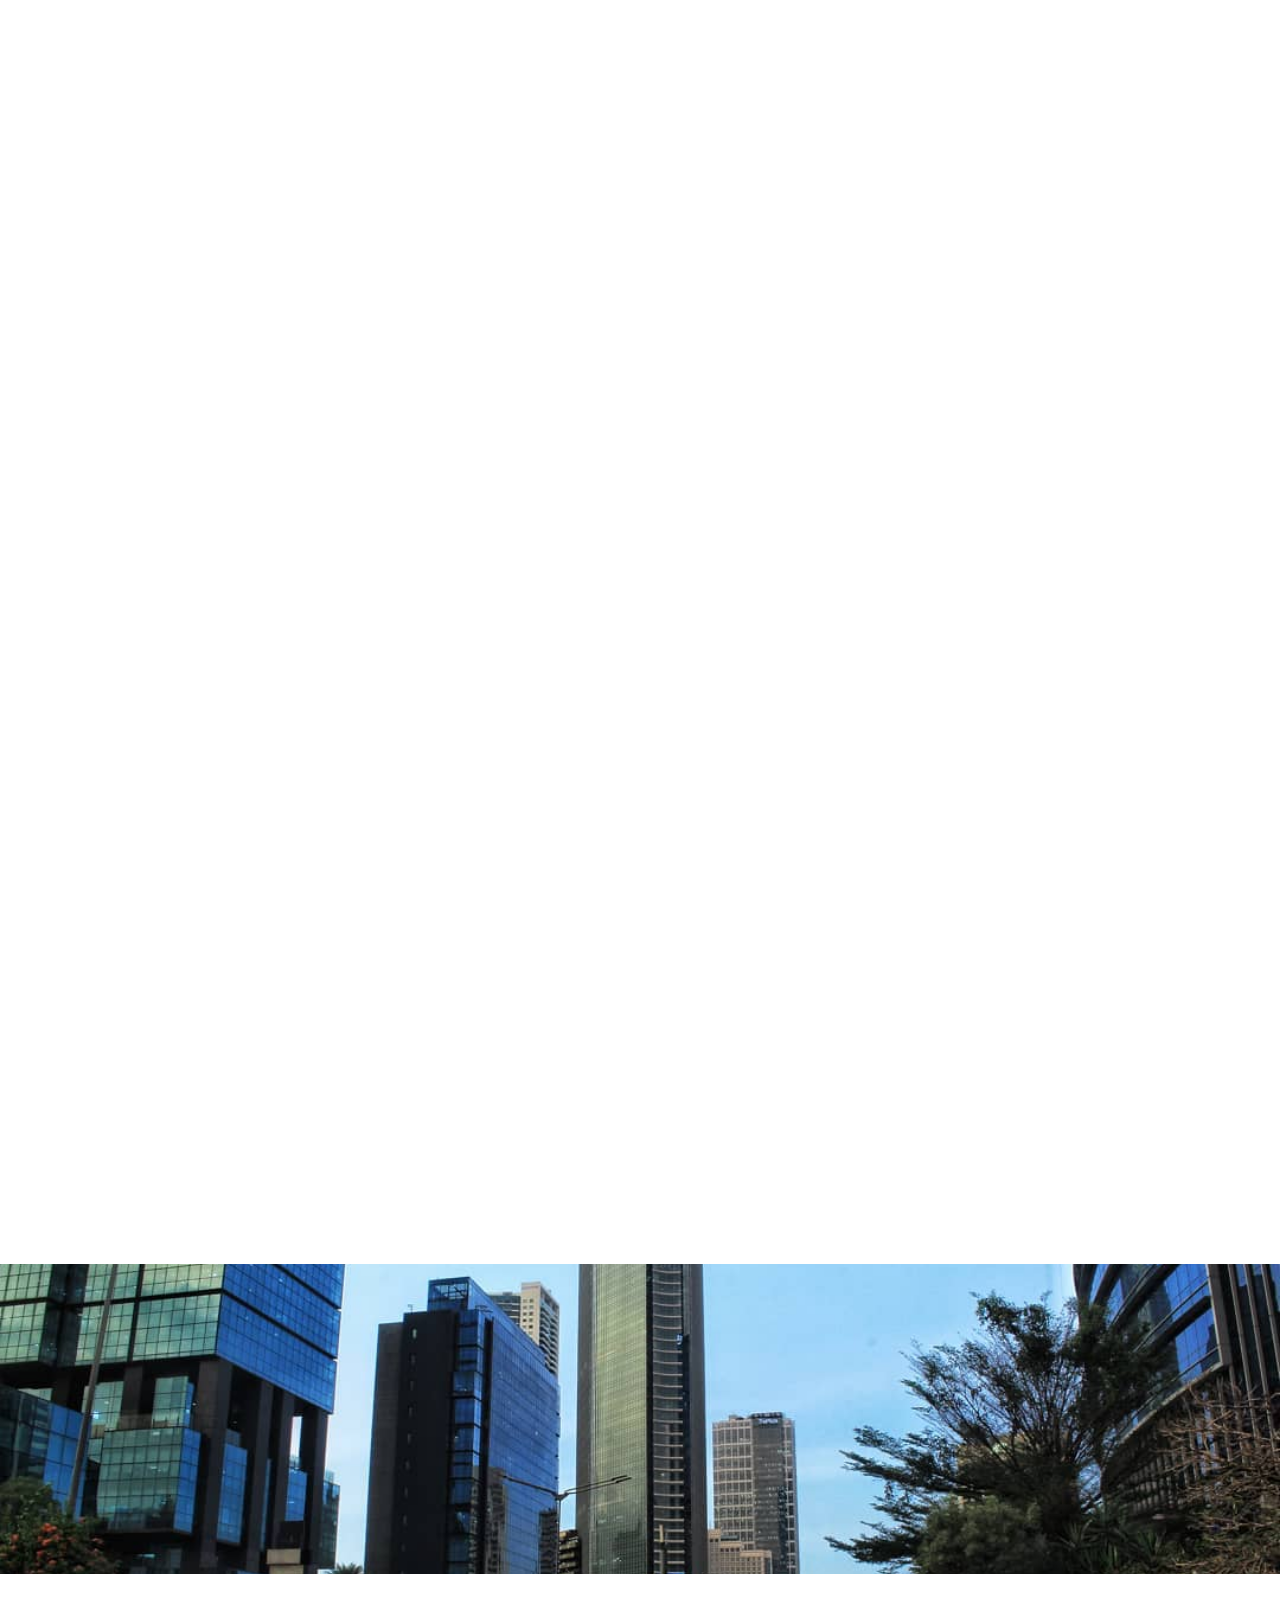
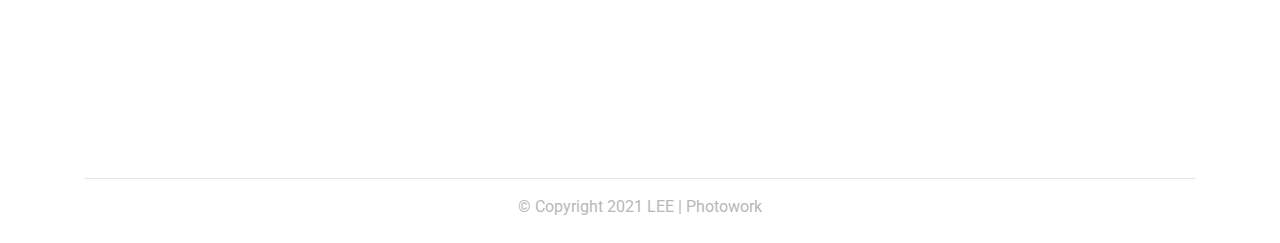
<file: session.html>
<!DOCTYPE html>
<html lang="en">

<head>
    <meta charset="UTF-8" />
    <meta http-equiv="X-UA-Compatible" content="IE=edge" />
    <meta name="viewport" content="width=device-width, initial-scale=1.0" />
    <title>Session Info - Lee Photowork</title>
    <link rel="stylesheet" href="libraries/bootstrap/css/bootstrap.min.css" />
    <link href="https://unpkg.com/aos@2.3.1/dist/aos.css" rel="stylesheet">
    <link
        href="https://fonts.googleapis.com/css2?family=DM+Serif+Text&family=Roboto:wght@100;300;400;500;700;900&display=swap"
        rel="stylesheet" />
    <link rel="stylesheet" href="styles/main.css" />
</head>

<body>

    <nav class="navbar container navbar-expand-lg navbar-light">
        <a class="navbar-brand" href="index.html">
            <img src="images/S__13467801-removebg-preview 1.png" alt="logo" />
        </a>
        <button class="navbar-toggler" type="button" data-toggle="collapse" data-target="#navbarNav"
            aria-controls="navbarNav " aria-expanded="true" aria-label="Toggle navigation">
            <span class="navbar-toggler-icon"></span>
        </button>
        <div class="collapse navbar-collapse" id="navbarNav">
            <ul class="navbar-nav ml-auto">
                <li class="nav-item">
                    <a class="nav-link" href="index.html">Home <span class="sr-only">(current)</span></a>
                </li>
                <li class="nav-item">
                    <a class="nav-link " href="about.html">About</a>
                </li>
                <li class="nav-item">
                    <a class="nav-link active" href="session.html">Session Info</a>
                </li>
                <li class="nav-item">
                    <a class="nav-link" href="kontak.html">Contact</a>
                </li>
            </ul>
        </div>
    </nav>

    <section id="header-session" class="d-none d-sm-block">
    </section>

    <div class="container session text-center">
        <h1>
            Session Info
        </h1>
        <hr>
    </div>

    <div class="session-foto">
        <div class="container">
            <div class="row" style="margin-top: 150px; margin-bottom: 150px;" data-aos="fade-right">
                <div class="col-sm-6 col-md-6 col-lg-6">
                    <img src="images/106903466_149016713438533_8486981658731876062_n.jpg" alt="" class="img-fluid"
                        height="500px" width="400px">
                </div>
                <div class="col-sm-6 col-md-6 col-lg-6 mt-5">
                    <h1>
                        Pre-wedding
                    </h1>
                    <p>
                        Lorem ipsum dolor sit, amet consectetur adipisicing elit. A ratione voluptates hic itaque
                        voluptas sunt quis veritatis deleniti sequi sit. Lorem ipsum, dolor sit amet consectetur
                        adipisicing elit. Ad dolorum sit quia sint dolor assumenda tempore dignissimos? Ut iste
                        consectetur, velit distinctio fugit voluptatibus dolorum quisquam at commodi possimus
                        dignissimos? Assumenda aliquam ratione fugiat ea quod aliquid cumque numquam doloremque.
                    </p>
                    <a href="foto.html" class=" mt-4 mb-3">
                        Show More Photo
                    </a>
                </div>
            </div>
        </div>
    </div>

    <div class="session-foto-2">
        <div class="container">
            <div class="row" style="margin-top: 150px; margin-bottom: 150px;" data-aos="fade-left">
                <div class="col-sm-6 col-md-6 col-lg-6 mb-5">
                    <h1>
                        Wedding
                    </h1>
                    <p>
                        Lorem ipsum dolor sit, amet consectetur adipisicing elit. A ratione voluptates hic itaque
                        voluptas sunt quis veritatis deleniti sequi sit. Lorem ipsum, dolor sit amet consectetur
                        adipisicing elit. Ad dolorum sit quia sint dolor assumenda tempore dignissimos? Ut iste
                        consectetur, velit distinctio fugit voluptatibus dolorum quisquam at commodi possimus
                        dignissimos? Assumenda aliquam ratione fugiat ea quod aliquid cumque numquam doloremque.
                    </p>
                    <a href="foto.html" class=" mt-4 mb-3">
                        Show More Photo
                    </a>
                </div>
                <div class="col-sm-6 col-md-6 col-lg-6">
                    <img src="images/130701682_3337763776332097_5475473865507849839_n.jpg" alt="" class="img-fluid"
                        height="600px" width="700px">
                </div>
            </div>
        </div>
    </div>

    <div class="session-foto-3">
        <div class="container">
            <div class="row" style="margin-top: 150px; margin-bottom: 150px;" data-aos="fade-right">
                <div class="col-sm-6 col-md-6 col-lg-6">
                    <img src="images/102363074_119304179799732_5254408745595373563_n.jpg" alt="" class="img-fluid"
                        height="500px" width="400px">
                </div>
                <div class="col-sm-6 col-md-6 col-lg-6 mt-5">
                    <h1>
                        Beauty
                    </h1>
                    <p>
                        Lorem ipsum dolor sit, amet consectetur adipisicing elit. A ratione voluptates hic itaque
                        voluptas sunt quis veritatis deleniti sequi sit. Lorem ipsum, dolor sit amet consectetur
                        adipisicing elit. Ad dolorum sit quia sint dolor assumenda tempore dignissimos? Ut iste
                        consectetur, velit distinctio fugit voluptatibus dolorum quisquam at commodi possimus
                        dignissimos? Assumenda aliquam ratione fugiat ea quod aliquid cumque numquam doloremque.
                    </p>

                    <a href="foto.html" class=" mt-4 mb-3">
                        Show More Photo
                    </a>
                </div>
            </div>
        </div>
    </div>

    <section id="header-batas">
    </section>

    <div class="session-foto-4">
        <div class="container">
            <div class="row" style="margin-top: 150px; margin-bottom: 150px;" data-aos="fade-left">
                <div class="col-sm-6 col-md-6 col-lg-6">
                    <img src="images/130299488_294633208635997_1438005406249677827_n.jpg" alt="" class="img-fluid"
                        height="500px" width="400px">
                </div>
                <div class="col-sm-6 col-md-6 col-lg-6">
                    <h1>
                        Family
                    </h1>
                    <p>
                        Lorem ipsum dolor sit, amet consectetur adipisicing elit. A ratione voluptates hic itaque
                        voluptas sunt quis veritatis deleniti sequi sit. Lorem ipsum, dolor sit amet consectetur
                        adipisicing elit. Ad dolorum sit quia sint dolor assumenda tempore dignissimos? Ut iste
                        consectetur, velit distinctio fugit voluptatibus dolorum quisquam at commodi possimus
                        dignissimos? Assumenda aliquam ratione fugiat ea quod aliquid cumque numquam doloremque.
                    </p>
                    <a href="foto.html" class=" mt-4 mb-3">
                        Show More Photo
                    </a>
                </div>
            </div>
        </div>
    </div>

    <div class="session-foto-5">
        <div class="container">
            <div class="row" style="margin-top: 150px; margin-bottom: 150px;" data-aos="fade-right">
                <div class="col-sm-6 col-md-6 col-lg-6 mb-5">
                    <h1>
                        Maternity
                    </h1>
                    <p>
                        Lorem ipsum dolor sit, amet consectetur adipisicing elit. A ratione voluptates hic itaque
                        voluptas sunt quis veritatis deleniti sequi sit. Lorem ipsum, dolor sit amet consectetur
                        adipisicing elit. Ad dolorum sit quia sint dolor assumenda tempore dignissimos? Ut iste
                        consectetur, velit distinctio fugit voluptatibus dolorum quisquam at commodi possimus
                        dignissimos? Assumenda aliquam ratione fugiat ea quod aliquid cumque numquam doloremque.
                    </p>
                    <a href="foto.html" class=" mt-4 mb-3">
                        Show More Photo
                    </a>
                </div>
                <div class="col-sm-6 col-md-6 col-lg-6">
                    <img src="images/130732770_403609170785861_354084173832102926_n.jpg" alt="" class="img-fluid"
                        height="500px" width="400px">
                </div>
            </div>
        </div>
    </div>

    <div class="session-foto-6">
        <div class="container">
            <div class="row d-inline-flex" style="margin-top: 50px; margin-bottom: 150px;" data-aos="fade-left">
                <div class="col-sm-6 col-md-6 col-lg-6 ">
                    <img src="images/13398531_281577052190236_1885242004_n.jpg" alt="" class="img-fluid" height="500px"
                        width="400px">
                </div>
                <div class="col-sm-6 col-md-6 col-lg-6">
                    <h1>
                        Graduation
                    </h1>
                    <p>
                        Lorem ipsum dolor sit, amet consectetur adipisicing elit. A ratione voluptates hic itaque
                        voluptas sunt quis veritatis deleniti sequi sit. Lorem ipsum, dolor sit amet consectetur
                        adipisicing elit. Ad dolorum sit quia sint dolor assumenda tempore dignissimos? Ut iste
                        consectetur, velit distinctio fugit voluptatibus dolorum quisquam at commodi possimus
                        dignissimos? Assumenda aliquam ratione fugiat ea quod aliquid cumque numquam doloremque.
                    </p>
                    <a href="foto.html" class=" mt-4 mb-3">
                        Show More Photo
                    </a>
                </div>
            </div>
        </div>
    </div>

    <footer>
        <div class="container mt-5 mb-4">
            <hr>
            <div class="conatainer text-center" style="color: rgb(184, 184, 184);">
                © Copyright 2021 LEE | Photowork
            </div>
        </div>
    </footer>



    <!-- Script -->
    <script src="libraries/jquery/jquery-3.5.1.min.js"></script>
    <script src="libraries/bootstrap/js/bootstrap.js"></script>
    <script src="https://unpkg.com/aos@2.3.1/dist/aos.js"></script>
    <script>
        AOS.init();
    </script>
    <!-- Script -->
</body>

</html>
</file>
<file: styles/main.css>
body {
  -webkit-font-smoothing: antialiased;
}

html {
  scroll-behavior: smooth;
}

#header {
  padding: 10px 0 500px;
  background-image: url("../images/130299488_294633208635997_1438005406249677827_n.jpg");
  background-position: 20%;
  margin-bottom: 90px;
  background-size: cover;
  background-attachment: fixed;
  background-blend-mode: multiply;
}

#header-session {
  padding: 10px 0 600px;
  background-image: url("../images/14736394_1078362168943495_1588604894078566400_n.jpg");
  background-position: 20%;
  margin-top: 30px;
  margin-bottom: 90px;
  background-size: cover;
  background-attachment: fixed;
  background-blend-mode: multiply;
}

#header-batas {
  padding: 10px 0 300px;
  background-image: url("../images/29414687_218432968890895_2130841551671132160_n.jpg");
  background-position: 50%;
  margin-top: 30px;
  margin-bottom: 90px;
  background-size: cover;
}

nav {
  margin-top: 20px;
}

nav .nav-item {
  margin-right: 35px;
}

nav .nav-item .nav-link {
  font-family: Roboto !important;
  font-weight: normal;
  font-size: 16px !important;
  color: #d6d4d4;
}

nav .nav-item .nav-link:hover {
  font-weight: normal;
  color: #000000 !important;
}

.kata h1 {
  color: black;
  margin-top: 15%;
  font-family: DM Serif Text;
  font-style: italic;
  font-weight: normal;
  font-size: 46px;
}

.kata p {
  margin-top: 20px;
  color: black;
  font-family: Roboto;
  font-style: normal;
  font-weight: normal;
  font-size: 18px;
}

.keahlian h2 {
  margin-top: 30px;
  color: #7a7979;
  font-family: DM Serif Text;
  font-style: normal;
  font-weight: normal;
  font-size: 30px;
  letter-spacing: 2px;
}

.keahlian p {
  margin-top: 20px;
  color: black;
  font-family: Roboto;
  font-style: normal;
  font-weight: normal;
  font-size: 16px;
  text-align: justify;
}

.info {
  margin-top: 10%;
}

.info h1 {
  color: black;
  font-family: DM Serif Text;
  font-style: normal;
  font-weight: normal;
  font-size: 45px;
  letter-spacing: 2px;
  letter-spacing: 0.05em;
}

.info span {
  margin-top: 30px;
  font-family: Roboto;
  font-style: normal;
  font-weight: 300;
  font-size: 18px;
}

.info .info-img {
  display: -webkit-box;
  display: -ms-flexbox;
  display: flex;
  width: 100%;
  padding: 4% 2%;
  -webkit-box-sizing: border-box;
          box-sizing: border-box;
  height: 100vh;
}

.info .box {
  -webkit-box-flex: 1;
      -ms-flex: 1;
          flex: 1;
  overflow: hidden;
  -webkit-transition: 0.5s;
  transition: 0.5s;
  margin: 0 2%;
  line-height: 0;
}

.info .box > img {
  width: 200%;
  height: calc(100% - 10vh);
  -o-object-fit: cover;
     object-fit: cover;
  -webkit-transition: 0.5s;
  transition: 0.5s;
}

.info .box > span {
  margin-top: 5%;
  font-size: 3.8vh;
  display: block;
  text-align: center;
  height: 10vh;
  line-height: 2.6;
  color: black;
  font-family: Roboto;
  font-style: normal;
  font-weight: normal;
  font-size: 18px;
}

.info .box:hover {
  -webkit-box-flex: 1;
      -ms-flex: 1 1 50%;
          flex: 1 1 50%;
}

.info .box:hover > img {
  width: 100%;
  height: 100%;
}

.btn1 {
  margin-top: 5px;
  margin-bottom: 50px;
  border: none;
  padding: 10px 44px;
  font-size: 20px;
  position: relative;
}

.btn1::before {
  -webkit-transition: all 0.85s cubic-bezier(0.68, -0.55, 0.265, 1.55);
  transition: all 0.85s cubic-bezier(0.68, -0.55, 0.265, 1.55);
  content: "";
  width: 50%;
  height: 100%;
  background: black;
  position: absolute;
  top: 0;
  left: 0;
}

.btn1 .btn-text {
  color: white;
  mix-blend-mode: difference;
}

.btn1:hover::before {
  background: black;
  width: 100%;
}

.info-mobile h1 {
  color: black;
  margin-top: 15%;
  margin-bottom: 10%;
  font-family: DM Serif Text;
  font-style: normal;
  font-weight: 300;
  font-size: 36px;
  letter-spacing: 0.05em;
}

.info-mobile .info-mobile-img p {
  margin-top: 20px;
  color: black;
  font-family: Roboto;
  font-style: normal;
  font-weight: normal;
  font-size: 16px;
}

.info-mobile .btn-mobile {
  border-radius: 20px;
  width: 150px;
  margin-bottom: 20px;
}

.moment {
  margin-top: 50px;
  padding: 10px 0 500px;
  background-image: url("../images/130478597_453324935850582_1300671260875950898_n.jpg");
  background-position: 20%;
  background-size: cover;
  background-attachment: fixed;
  background-blend-mode: multiply;
}

.moment h1 {
  color: black;
  margin-top: 15%;
  font-family: Roboto;
  font-style: italic;
  font-weight: normal;
  font-size: 55px;
}

.carousel-caption {
  position: initial;
  z-index: 10;
  padding: 5rem 8rem;
  color: rgba(78, 77, 77, 0.856);
  font-family: Roboto;
  text-align: center;
  font-size: 26px;
  font-style: italic;
  font-weight: normal;
  line-height: 3rem;
}

.carousel-caption img {
  width: 8rem;
  border-radius: 5rem;
  margin-top: 2rem;
}

@media (max-width: 767px) {
  .carousel-caption {
    position: initial;
    z-index: 10;
    padding: 3rem 2rem;
    color: rgba(78, 77, 77, 0.856);
    text-align: center;
    font-size: 0.7rem;
    font-style: italic;
    font-weight: bold;
    line-height: 1.5rem;
  }
}

@media (max-width: 767px) {
  .carousel-caption img {
    width: 4rem;
    border-radius: 4rem;
    margin-top: 1rem;
  }
}

#image-caption {
  font-family: Roboto;
  font-style: normal;
  font-size: 1rem;
  margin-top: 0.5rem;
}

@media (max-width: 767px) {
  #image-caption {
    font-family: Roboto;
    font-style: normal;
    font-size: 0.6rem;
    margin-top: 0.5rem;
  }
}

.carousel-control-prev {
  -webkit-box-pack: start;
      -ms-flex-pack: start;
          justify-content: flex-start;
}

.carousel-control-next {
  -webkit-box-pack: end;
      -ms-flex-pack: end;
          justify-content: flex-end;
}

.carousel-control-prev,
.carousel-control-next {
  -webkit-transition: none;
  transition: none;
  opacity: unset;
}

.send {
  background-color: #d6d4d4;
}

.send h1 {
  color: #636060;
  padding-bottom: 20px;
  font-family: Roboto;
  font-style: normal;
  font-weight: 200;
  font-size: 46px;
}

.send p {
  color: black;
  font-family: Roboto;
  font-style: normal;
  font-weight: normal;
  font-size: 16px;
}

.data-footer {
  margin-left: 43%;
}

.data-footer svg {
  opacity: 60%;
  margin-top: 40px;
  margin-right: 20px;
  margin-bottom: 30px;
}

.bio-about .bio-text-center h5 {
  color: #8d8c8c;
  font-family: DM Serif Text;
  font-style: normal;
  font-weight: normal;
  font-size: 16px;
}

.bio-about .bio-text-center h1 {
  color: black;
  margin-top: 25px;
  font-family: DM Serif Text;
  font-style: normal;
  font-weight: normal;
  font-size: 46px;
}

.bio-about .data-about p {
  color: black;
  font-family: Roboto;
  font-style: normal;
  font-weight: 300;
  font-size: 16px;
}

.data-icon svg {
  margin-top: 30px;
  margin-right: 20px;
  margin-bottom: 50px;
}

.session h1 {
  padding-top: 80px;
  font-family: DM Serif Text;
  font-style: normal;
  font-weight: normal;
  font-size: 45px;
  line-height: 63px;
  /* identical to box height */
  letter-spacing: 0.05em;
  color: #000000;
}

.session hr {
  width: 300px;
  border: 15px 250px #000000;
}

.session-foto a,
.session-foto-2 a,
.session-foto-3 a,
.session-foto-4 a,
.session-foto-5 a,
.session-foto-6 a {
  color: #afafaf;
  font-family: Roboto;
  font-style: normal;
  font-weight: 300;
  text-decoration: none;
}

.session-foto a:hover,
.session-foto-2 a:hover,
.session-foto-3 a:hover,
.session-foto-4 a:hover,
.session-foto-5 a:hover,
.session-foto-6 a:hover {
  color: #000;
  text-decoration: underline;
}

.session-foto h1,
.session-foto-2 h1,
.session-foto-3 h1,
.session-foto-4 h1,
.session-foto-5 h1,
.session-foto-6 h1 {
  font-family: DM Serif Text;
  font-style: normal;
  font-weight: normal;
  font-size: 35px;
  margin-bottom: 1%;
  /* identical to box height */
  letter-spacing: 0.05em;
  color: #8f8c8c;
}

.session-foto p,
.session-foto-2 p,
.session-foto-3 p,
.session-foto-4 p,
.session-foto-5 p,
.session-foto-6 p {
  color: black;
  font-family: Roboto;
  font-style: normal;
  font-weight: 300;
  font-size: 18px;
}

.gridywrap div[class*=gridy] {
  background: #eee;
  -webkit-box-shadow: inset 0 0 0 1px #ddd;
          box-shadow: inset 0 0 0 1px #ddd;
  padding: 15px;
  float: left;
  position: relative;
}

.gridywrap .gridy-1,
.gridywrap .gridy-2,
.gridywrap .gridy-3 {
  width: 320px;
  overflow: hidden;
}

.gridywrap .gridy-1,
.gridywrap .gridy-2,
.gridywrap .gridy-3 {
  width: 100%;
}

.gridywrap .gridyhe-1,
.gridywrap .gridyhe-2 {
  height: 320px;
}

.gridywrap .gridimg {
  position: absolute;
  top: 0;
  left: 0;
  right: 0;
  bottom: 0;
  overflow: hidden;
  background-position: center center;
  background-size: cover;
}

.gridywrap .gridimg img {
  width: 100%;
}

.gridywrap .gridinfo {
  position: absolute;
  width: 100%;
  height: 100%;
  top: 0;
  left: 0;
  background: rgba(0, 0, 0, 0.4);
  text-align: center;
  -webkit-transition: all 0.8s;
  transition: all 0.8s;
}

.gridywrap .gridinfo h3 {
  font-size: 24px;
  color: #fff;
  font-weight: bold;
  text-transform: uppercase;
  margin: 130px 0 20px;
  position: relative;
}

.gridywrap .gridinfo h3:after {
  content: '';
  width: 25px;
  border-top: 4px solid #fff;
  display: block;
  margin: 0 auto;
  margin-top: 25px;
}

.gridywrap .gridinfo .gridmeta {
  -webkit-transition-delay: 0.25s;
          transition-delay: 0.25s;
}

.gridywrap .gridinfo .gridmeta p {
  display: inline-block;
  font-size: 13px;
  color: #fff;
  margin-bottom: 15px;
}

.gridywrap .gridinfo .gridmeta p i {
  margin-right: 5px;
}

.gridywrap .gridinfo .gridmeta p.gridwho {
  margin-left: 25px;
}

.gridywrap .gridinfo p.gridexerpt {
  width: 60%;
  margin: 0 auto;
  line-height: 22px;
  margin-bottom: 25px;
  color: #fff;
  -webkit-transition-delay: 0.5s;
          transition-delay: 0.5s;
}

.gridywrap .gridinfo * {
  opacity: 0;
  -webkit-transition: all 0.8s;
  transition: all 0.8s;
}

.gridywrap .gridinfo h3 {
  opacity: 1;
}

.gridywrap .gridinfo .grid-btn {
  color: #fff;
  text-decoration: none;
  margin: 0 auto;
  width: 35px;
  height: 35px;
  line-height: 35px;
  border-radius: 25px;
  border: 1px solid #fff;
  display: block;
  overflow: hidden;
}

.gridywrap .gridinfo .grid-btn:hover {
  width: 75px;
  background: rgba(0, 0, 0, 0.3);
}

.gridywrap .gridinfo .grid-btn span {
  opacity: 0;
  display: none;
  -webkit-transition: opacity 0.8s;
  transition: opacity 0.8s;
}

.gridywrap .gridinfo .grid-btn:hover span {
  opacity: 1;
  display: inline;
}

.gridywrap .gridinfo .grid-btn:hover i {
  opacity: 0;
  display: none;
}

.gridywrap .gridinfo:hover {
  background: rgba(61, 61, 61, 0.7);
}

.gridywrap .gridinfo:hover * {
  opacity: 0.7;
}

.gridywrap .gridinfo:hover p {
  opacity: 1;
}

.gridywrap .gridinfo:hover h3 {
  margin-top: 70px;
  opacity: 1;
}

@media screen and (min-width: 640px) {
  .gridywrap {
    width: 100%;
  }
  .gridywrap .gridyhe-2 {
    height: 320px;
  }
  .gridywrap .gridy-1,
  .gridywrap .gridy-2 {
    width: 50%;
  }
  .gridywrap .gridy-3 {
    width: 100%;
  }
}

@media screen and (min-width: 1024px) {
  .gridywrap .gridy-1 {
    width: 33.3%;
  }
  .gridywrap .gridy-2 {
    width: 66.6%;
  }
  .gridywrap .gridy-3 {
    width: 100%;
  }
  .gridywrap .gridyhe-2 {
    height: 640px;
  }
}

/*styling*/
.intro {
  text-align: center;
  padding: 25px;
  background: #111;
  color: #ddd;
}

h1 {
  font-size: 48px;
  font-weight: 300;
  padding: 15px 0;
}

.intro p {
  opacity: 0.5;
  font-size: 12px;
}

.intro p a {
  color: #FA8CD3;
}

/* styling code */
.album {
  margin-bottom: 70% !important;
}

.album h1 {
  font-family: DM Serif Text;
  font-style: normal;
  font-weight: normal;
  font-size: 35px;
  margin-bottom: 20px;
  text-align: center;
}

.judul-foto h1,
.judul h1 {
  margin-top: 40px;
  margin-bottom: 60px !important;
  font-family: DM Serif Text;
  font-style: normal;
  font-weight: normal;
  font-size: 35px;
  margin-bottom: 20px;
  text-align: center;
  letter-spacing: 0.05em;
}

.judul-foto p,
.judul p {
  color: black;
  font-family: Roboto;
  font-style: normal;
  font-weight: normal;
  font-size: 18px;
}
/*# sourceMappingURL=main.css.map */
</file>
